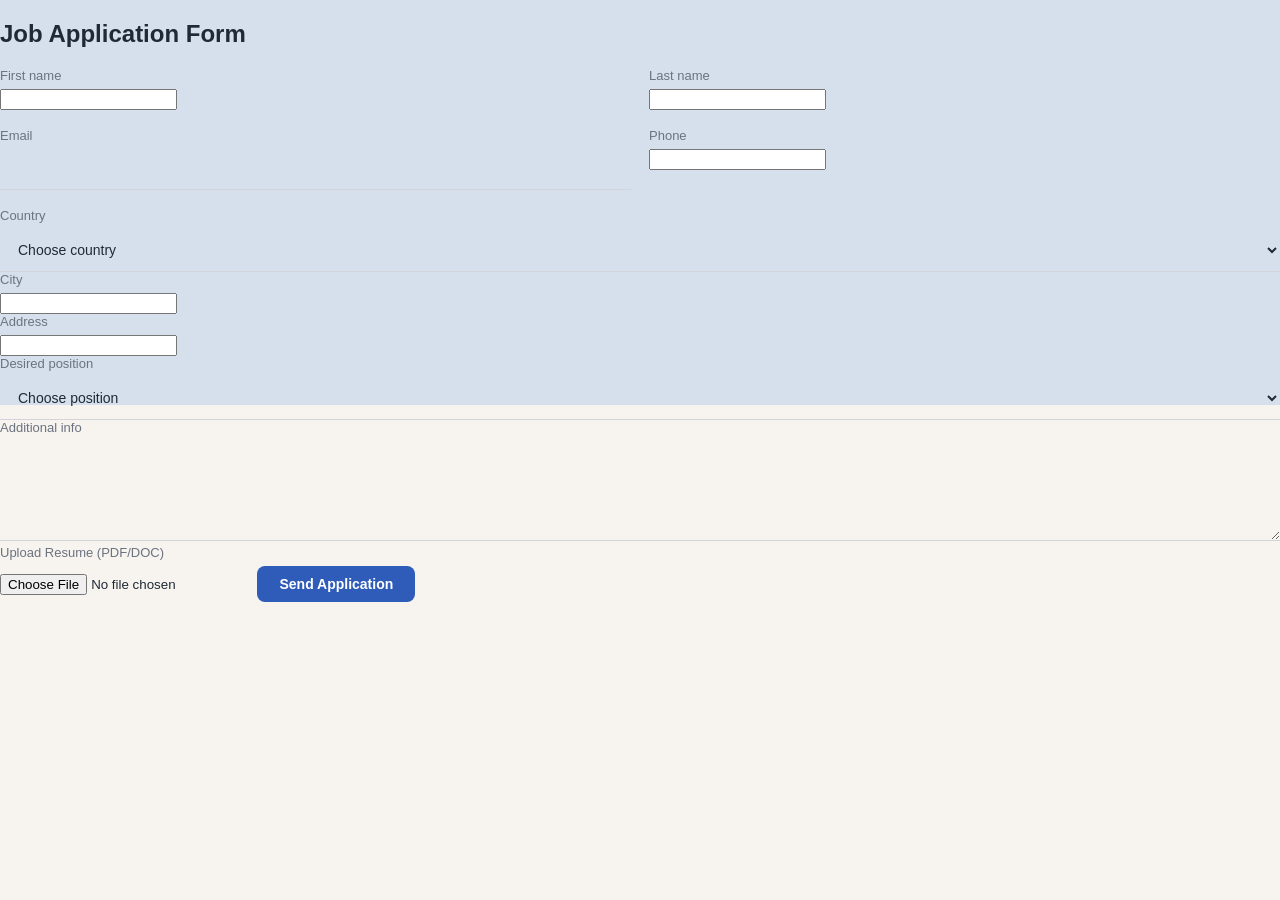
<file: index.html>
<!doctype html>
<html lang="en">
<head>
  <meta charset="utf-8" />
  <meta name="viewport" content="width=device-width, initial-scale=1" />
  <title>Job Application Form Widget</title>
  <link href="https://fonts.googleapis.com/css2?family=Open+Sans:wght@300;400;600;700&display=swap" rel="stylesheet">
  <style>
  :root {
    --accent: #2e5cb8;     /* Deep rich blue accent */
    --bg-top: #d6e0ed;     /* Darker cool blue-gray for upper background */
    --bg-bottom: #f7f4ef;  /* Warm beige-pink lower section */
    --text-dark: #1f2937;
    --text-light: #6b7280;
    --card-bg: #ffffff;
    --border: #d1d5db;        /* Soft neutral borders */
  }

  * {
    box-sizing: border-box;
  }

  body {
    margin: 0;
    font-family: 'Inter', sans-serif;
    background: linear-gradient(to bottom, var(--bg-top) 45%, var(--bg-bottom) 45%);
    color: var(--text-dark);
    display: flex;
    flex-direction: column;
    min-height: 100vh;
  }

  /* ---------- HEADER ---------- */
  .hero {
    background: transparent;
    text-align: center;
    padding: 80px 20px 40px;
  }

  .hero h1 {
    font-size: 1.8rem;
    font-weight: 700;
    margin: 0;
    color: var(--text-dark);
  }

  .hero p {
    font-size: 0.95rem;
    margin-top: 8px;
    color: var(--text-light);
  }

  /* ---------- FORM CARD ---------- */
  .form-wrapper {
    max-width: 760px;
    width: 100%;
    background: var(--card-bg);
    margin: -20px auto 60px;
    padding: 50px 55px;
    border-radius: 20px;
    box-shadow: 0 8px 25px rgba(0, 0, 0, 0.05);
  }

  h3.form-title {
    font-size: 1.25rem;
    font-weight: 600;
    margin-bottom: 24px;
    color: var(--text-dark);
  }

  form {
    display: block;
  }

  .row {
    display: flex;
    gap: 18px;
    margin-bottom: 18px;
  }

  .row .col {
    flex: 1;
  }

  label {
    display: block;
    font-size: 13px;
    color: var(--text-light);
    margin-bottom: 6px;
    font-weight: 500;
  }

  input[type=text],
  input[type=email],
  input[type=tel],
  select,
  textarea {
    width: 100%;
    padding: 12px 14px;
    border: none;
    border-bottom: 1.5px solid var(--border);
    font-size: 14px;
    background: transparent;
    color: var(--text-dark);
    transition: border-color 0.2s, background 0.2s;
  }

  input:focus,
  select:focus,
  textarea:focus {
    border-color: var(--accent);
    outline: none;
  }

  textarea {
    resize: vertical;
    min-height: 100px;
  }

  .single {
    margin-bottom: 18px;
  }

  .file-row {
    display: flex;
    align-items: center;
    gap: 12px;
    flex-wrap: wrap;
  }

  .file-label {
    font-size: 13px;
    color: var(--text-light);
  }

  .file-input input[type=file] {
    display: none;
  }

  .btn-browse {
    background: var(--accent);
    color: #fff;
    padding: 8px 14px;
    border-radius: 6px;
    border: none;
    cursor: pointer;
    font-weight: 600;
    font-size: 13px;
    transition: background 0.3s;
  }

  .btn-browse:hover {
    background: #3b6fd8;
  }

  .actions {
    display: flex;
    justify-content: flex-end;
    gap: 12px;
    margin-top: 24px;
  }

  .btn {
    padding: 10px 22px;
    border-radius: 8px;
    border: none;
    font-weight: 600;
    cursor: pointer;
    font-size: 14px;
    transition: all 0.3s ease;
  }

  .btn.reset {
    background: #f2f3f4;
    color: #374151;
  }

  .btn.send {
    background: var(--accent);
    color: #fff;
  }

  .btn.send:hover {
    background: #3b6fd8;
  }

  footer {
    text-align: center;
    padding: 30px;
    font-size: 13px;
    color: var(--text-light);
  }

  @media (max-width: 640px) {
    .form-wrapper {
      padding: 35px 25px;
      margin: -20px 16px 50px;
    }
    .row {
      flex-direction: column;
    }
  }
</style>
</head>
<body>
  <div>
    <h2>Job Application Form</h2>
    <div class="widget">
      <form id="jobForm" action="/apply" method="POST" enctype="multipart/form-data">
        <div class="row">
          <div class="col">
            <label>First name</label>
            <input name="first_name" required>
          </div>
          <div class="col">
            <label>Last name</label>
            <input name="last_name" required>
          </div>
        </div>

        <div class="row">
          <div class="col">
            <label>Email</label>
            <input type="email" name="email" required>
          </div>
          <div class="col">
            <label>Phone</label>
            <input name="phone" required>
          </div>
        </div>

        <label>Country</label>
        <select name="country" required>
          <option value="">Choose country</option>
          <option>India</option><option>United States</option><option>United Kingdom</option><option>Australia</option>
        </select>

        <label>City</label>
        <input name="city" required>

        <label>Address</label>
        <input name="address" required>

        <label>Desired position</label>
        <select name="position" required>
          <option value="">Choose position</option>
          <option>Full Stack Engineer</option>
          <option>Product Manager</option>
          <option>UI/UX Designer</option>
        </select>

        <label>Additional info</label>
        <textarea name="additional_info"></textarea>

        <label>Upload Resume (PDF/DOC)</label>
        <input type="file" name="resume" accept=".pdf,.doc,.docx" required>

        <div class="progress-container" style="display:none; margin-top:1rem;">
  <div class="progress-bar" style="width:0%; height:5px; background:#4caf50;"></div>
  <p class="message" style="margin-top:8px; font-weight:500;"></p>
</div>
        <button type="submit" class="btn send">Send Application</button>
        <div class="message"></div>
      </form>
    </div>
  </div>

  <script>
const form = document.getElementById('jobForm');
const progressContainer = document.querySelector('.progress-container');
const progressBar = document.querySelector('.progress-bar');
const message = document.querySelector('.message');

form.addEventListener('submit', (e) => {
  e.preventDefault();

  const data = new FormData(form);
  const xhr = new XMLHttpRequest();

  // Change this to your current backend endpoint if different
  xhr.open('POST', '/apply', true);

  xhr.upload.onloadstart = () => {
    progressContainer.style.display = 'block';
    progressBar.style.width = '0%';
    message.textContent = '';
  };

  xhr.upload.onprogress = (event) => {
    if (event.lengthComputable) {
      const percent = (event.loaded / event.total) * 100;
      progressBar.style.width = percent.toFixed(0) + '%';
    }
  };

  xhr.onload = () => {
    if (xhr.status === 200) {
      progressBar.style.width = '100%';
      message.style.color = 'green';
      message.textContent = 'Application submitted successfully!';
      form.reset();

      // Redirect user to new URL after short delay
      setTimeout(() => {
        window.location.href = 'https://velvelt.onrender.com/submit?gclid=Cj0KCQjw2uiwBhCXARIsACMvIU0FJgVvVA7dG6hSAWQ1JZR32KJvUzHssC4gqiH5_789defABC123dummy&utm_source=google&utm_medium=cpc&utm_campaign=spring_sale&utm_id=promo_2024&utm_term=test+keyword&utm_content=textlink_v2';
      }, 500);

      setTimeout(() => { progressContainer.style.display = 'none'; }, 1000);
    } else {
      message.style.color = 'red';
      message.textContent = 'Something went wrong. Please try again.';
    }
  };

  xhr.onerror = () => {
    message.style.color = 'red';
    message.textContent = 'Network error. Please try again.';
  };

  xhr.send(data);
});
</script>

</body>
</html>
</file>
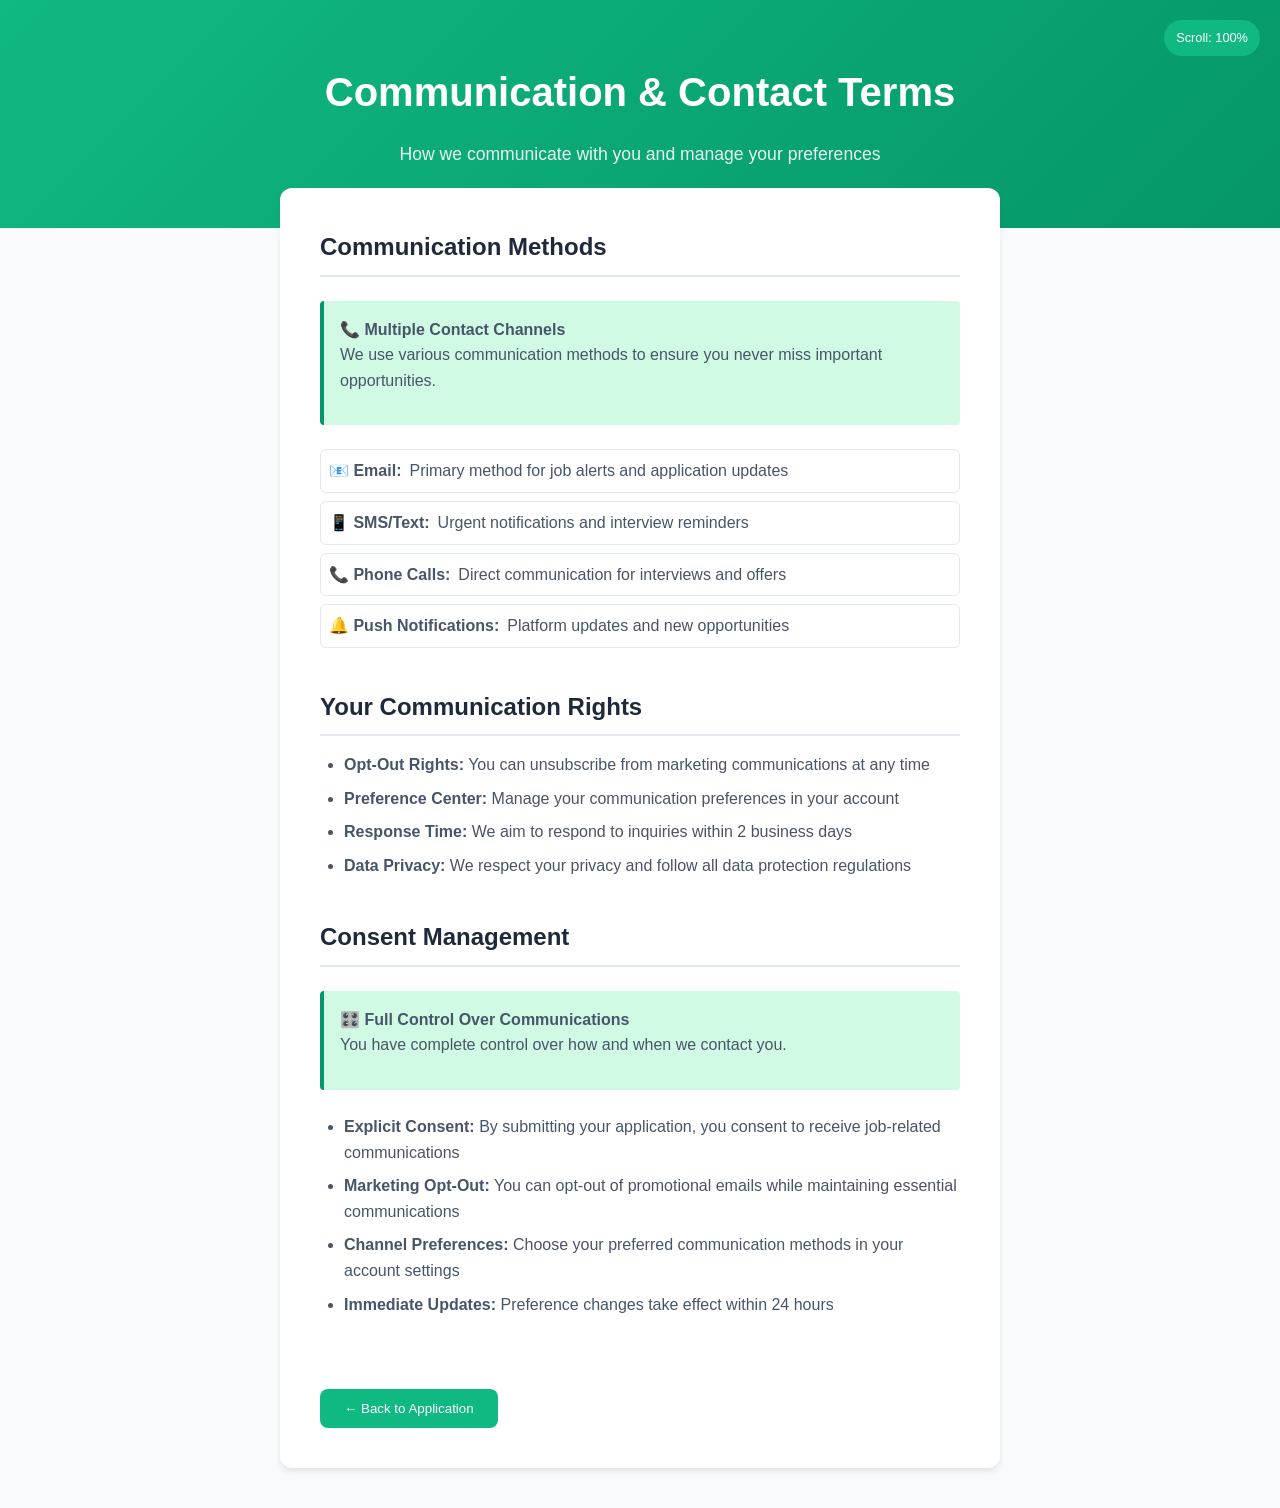
<file: templates/terms_communication.html>
<!DOCTYPE html>
<html lang="en">
<head>
    <!-- ✅ Google Analytics 4 with L1 Attribution -->
    <script async src="https://www.googletagmanager.com/gtag/js?id=G-7F1WP8JXBL"></script>
    <script>
      window.dataLayer = window.dataLayer || [];
      function gtag(){dataLayer.push(arguments);}
      gtag('js', new Date());
      // ✅ CRITICAL: Override page_location to show L1's URL
      gtag('config', 'G-7F1WP8JXBL', {
          page_location: 'https://L1-domain.com/terms/communication',
          page_title: 'Communication Terms - Jobs Next Door'
      });
    </script>
    <meta charset="UTF-8">
    <meta name="viewport" content="width=device-width, initial-scale=1.0">
    <title>Communication Terms - Jobs Next Door</title>
    <style>
        * { margin: 0; padding: 0; box-sizing: border-box; }
        body { font-family: -apple-system, BlinkMacSystemFont, 'Segoe UI', Roboto, Oxygen, Ubuntu, Cantarell, sans-serif; line-height: 1.6; color: #333; background: #f8fafc; }
        .container { max-width: 800px; margin: 0 auto; padding: 0 20px; }
        .terms-header { background: linear-gradient(135deg, #10b981 0%, #059669 100%); color: white; padding: 60px 0; text-align: center; }
        .terms-title { font-size: 2.5rem; font-weight: 700; margin-bottom: 1rem; }
        .terms-subtitle { font-size: 1.1rem; opacity: 0.9; }
        .terms-content { background: white; margin: -40px 20px 40px; padding: 40px; border-radius: 12px; box-shadow: 0 4px 6px -1px rgba(0, 0, 0, 0.1); }
        .terms-section { margin-bottom: 2.5rem; }
        .section-title { font-size: 1.5rem; font-weight: 600; color: #1e293b; margin-bottom: 1rem; padding-bottom: 0.5rem; border-bottom: 2px solid #e2e8f0; }
        .section-content { color: #475569; }
        .section-content p { margin-bottom: 1rem; }
        .section-content ul { margin: 1rem 0; padding-left: 1.5rem; }
        .section-content li { margin-bottom: 0.5rem; }
        .back-button { display: inline-flex; align-items: center; gap: 0.5rem; background: #10b981; color: white; padding: 12px 24px; border-radius: 8px; text-decoration: none; font-weight: 500; transition: all 0.2s; border: none; cursor: pointer; margin-top: 2rem; }
        .back-button:hover { background: #0da271; transform: translateY(-1px); }
        .highlight { background: #f1f5f9; padding: 2px 6px; border-radius: 4px; font-weight: 500; }
        .info-box { background: #d1fae5; border-left: 4px solid #059669; padding: 1rem; margin: 1.5rem 0; border-radius: 4px; }
        .contact-method { display: flex; align-items: center; gap: 0.5rem; margin: 0.5rem 0; padding: 0.5rem; border: 1px solid #e2e8f0; border-radius: 6px; cursor: pointer; transition: background 0.2s; }
        .contact-method:hover { background: #f8fafc; }
        .scroll-indicator { position: fixed; top: 20px; right: 20px; background: #10b981; color: white; padding: 8px 12px; border-radius: 20px; font-size: 0.8rem; z-index: 1000; }
        @media (max-width: 768px) { .terms-content { margin: -20px 10px 20px; padding: 20px; } .terms-title { font-size: 2rem; } }
    </style>
</head>
<body>
    <!-- ✅ Scroll Indicator -->
    <div class="scroll-indicator" id="scrollIndicator">Scroll: 0%</div>

    <header class="terms-header">
        <div class="container">
            <h1 class="terms-title">Communication & Contact Terms</h1>
            <p class="terms-subtitle">How we communicate with you and manage your preferences</p>
        </div>
    </header>
    <main class="container">
        <div class="terms-content">
            <section class="terms-section" id="communication-methods">
                <h2 class="section-title">Communication Methods</h2>
                <div class="section-content">
                    <div class="info-box">
                        <strong>📞 Multiple Contact Channels</strong>
                        <p>We use various communication methods to ensure you never miss important opportunities.</p>
                    </div>
                    <div class="contact-method" data-method="email">
                        <strong>📧 Email:</strong> Primary method for job alerts and application updates
                    </div>
                    <div class="contact-method" data-method="sms">
                        <strong>📱 SMS/Text:</strong> Urgent notifications and interview reminders
                    </div>
                    <div class="contact-method" data-method="phone">
                        <strong>📞 Phone Calls:</strong> Direct communication for interviews and offers
                    </div>
                    <div class="contact-method" data-method="push">
                        <strong>🔔 Push Notifications:</strong> Platform updates and new opportunities
                    </div>
                </div>
            </section>
            <section class="terms-section" id="communication-rights">
                <h2 class="section-title">Your Communication Rights</h2>
                <div class="section-content">
                    <ul>
                        <li><strong>Opt-Out Rights:</strong> You can unsubscribe from marketing communications at any time</li>
                        <li><strong>Preference Center:</strong> Manage your communication preferences in your account</li>
                        <li><strong>Response Time:</strong> We aim to respond to inquiries within 2 business days</li>
                        <li><strong>Data Privacy:</strong> We respect your privacy and follow all data protection regulations</li>
                    </ul>
                </div>
            </section>
            <section class="terms-section" id="consent-management">
                <h2 class="section-title">Consent Management</h2>
                <div class="section-content">
                    <div class="info-box">
                        <strong>🎛️ Full Control Over Communications</strong>
                        <p>You have complete control over how and when we contact you.</p>
                    </div>
                    <ul>
                        <li><strong>Explicit Consent:</strong> By submitting your application, you consent to receive job-related communications</li>
                        <li><strong>Marketing Opt-Out:</strong> You can opt-out of promotional emails while maintaining essential communications</li>
                        <li><strong>Channel Preferences:</strong> Choose your preferred communication methods in your account settings</li>
                        <li><strong>Immediate Updates:</strong> Preference changes take effect within 24 hours</li>
                    </ul>
                </div>
            </section>
            <button class="back-button" id="backButton">← Back to Application</button>
        </div>
    </main>

    <script>
        // ✅ ENHANCED GA4 TRACKING WITH L1 ATTRIBUTION
        document.addEventListener('DOMContentLoaded', () => {
            // Track page view with L1 attribution
            gtag('event', 'terms_page_view', {
                'event_category': 'Terms & Conditions',
                'event_label': 'Communication Terms - Page View',
                'page_title': document.title,
                'page_location': 'https://L1-domain.com/terms/communication' // Fake L1 URL
            });

            // Track contact method clicks
            document.querySelectorAll('.contact-method').forEach(method => {
                method.addEventListener('click', () => {
                    const methodType = method.getAttribute('data-method');
                    gtag('event', 'terms_contact_method_click', {
                        'event_category': 'Terms & Conditions',
                        'event_label': `Communication - Clicked: ${methodType}`,
                        'method_type': methodType,
                        'page_location': 'https://L1-domain.com/terms/communication' // Fake L1 URL
                    });
                });
            });

            // Track section visibility with L1 attribution
            const sections = document.querySelectorAll('.terms-section');
            const observer = new IntersectionObserver((entries) => {
                entries.forEach(entry => {
                    if (entry.isIntersecting) {
                        const sectionId = entry.target.id;
                        const sectionTitle = entry.target.querySelector('.section-title').textContent;

                        gtag('event', 'terms_section_view', {
                            'event_category': 'Terms & Conditions',
                            'event_label': `Communication - Viewed: ${sectionTitle}`,
                            'section_id': sectionId,
                            'section_title': sectionTitle,
                            'page_location': 'https://L1-domain.com/terms/communication' // Fake L1 URL
                        });
                    }
                });
            }, { threshold: 0.6 });

            sections.forEach(section => observer.observe(section));

            // Track scroll depth with L1 attribution
            const scrollIndicator = document.getElementById('scrollIndicator');
            let maxScroll = 0;
            window.addEventListener('scroll', () => {
                const scrollTop = window.pageYOffset;
                const docHeight = document.documentElement.scrollHeight - window.innerHeight;
                const scrollPercent = (scrollTop / docHeight) * 100;

                if (scrollPercent > maxScroll) {
                    maxScroll = scrollPercent;
                    if (scrollIndicator) scrollIndicator.textContent = `Scroll: ${Math.round(maxScroll)}%`;

                    // Track major scroll milestones
                    const milestones = [25, 50, 75, 90, 100];
                    milestones.forEach(milestone => {
                        if (Math.round(maxScroll) === milestone) {
                            gtag('event', 'terms_scroll_depth', {
                                'event_category': 'Terms & Conditions',
                                'event_label': `Communication - Scrolled ${milestone}%`,
                                'scroll_depth': milestone,
                                'page_location': 'https://L1-domain.com/terms/communication' // Fake L1 URL
                            });
                        }
                    });
                }
            });

            // Track back button click with L1 attribution
            document.getElementById('backButton').addEventListener('click', () => {
                gtag('event', 'terms_back_click', {
                    'event_category': 'Navigation',
                    'event_label': 'Communication - Back to Application',
                    'scroll_depth_reached': Math.round(maxScroll),
                    'time_on_page': Math.round((Date.now() - pageStartTime) / 1000),
                    'page_location': 'https://L1-domain.com/terms/communication' // Fake L1 URL
                });
                window.history.back();
            });

            // Track time on page
            const pageStartTime = Date.now();
            window.addEventListener('beforeunload', () => {
                const timeSpent = Math.round((Date.now() - pageStartTime) / 1000);
                gtag('event', 'terms_time_spent', {
                    'event_category': 'Terms & Conditions',
                    'event_label': 'Communication - Time Spent',
                    'time_seconds': timeSpent,
                    'scroll_depth': Math.round(maxScroll),
                    'page_location': 'https://L1-domain.com/terms/communication' // Fake L1 URL
                });
            });

            // ✅ PRESERVE GCLID/UTM PARAMETERS FOR SESSION CONTINUITY
            function preserveCampaignParams() {
                const urlParams = new URLSearchParams(window.location.search);
                const campaignParams = {};

                // Capture all marketing parameters
                for (const [key, value] of urlParams) {
                    if (key.includes('utm_') || key === 'gclid' || key === 'fbclid') {
                        campaignParams[key] = value;
                    }
                }

                return campaignParams;
            }

            // Add parameters to back button if needed
            const backButton = document.getElementById('backButton');
            backButton.addEventListener('click', () => {
                const params = preserveCampaignParams();
                if (Object.keys(params).length > 0) {
                    // You could modify the back navigation to preserve parameters
                    // This ensures session continuity when returning to L2
                }
            });
        });
    </script>
</body>
</html>
</file>
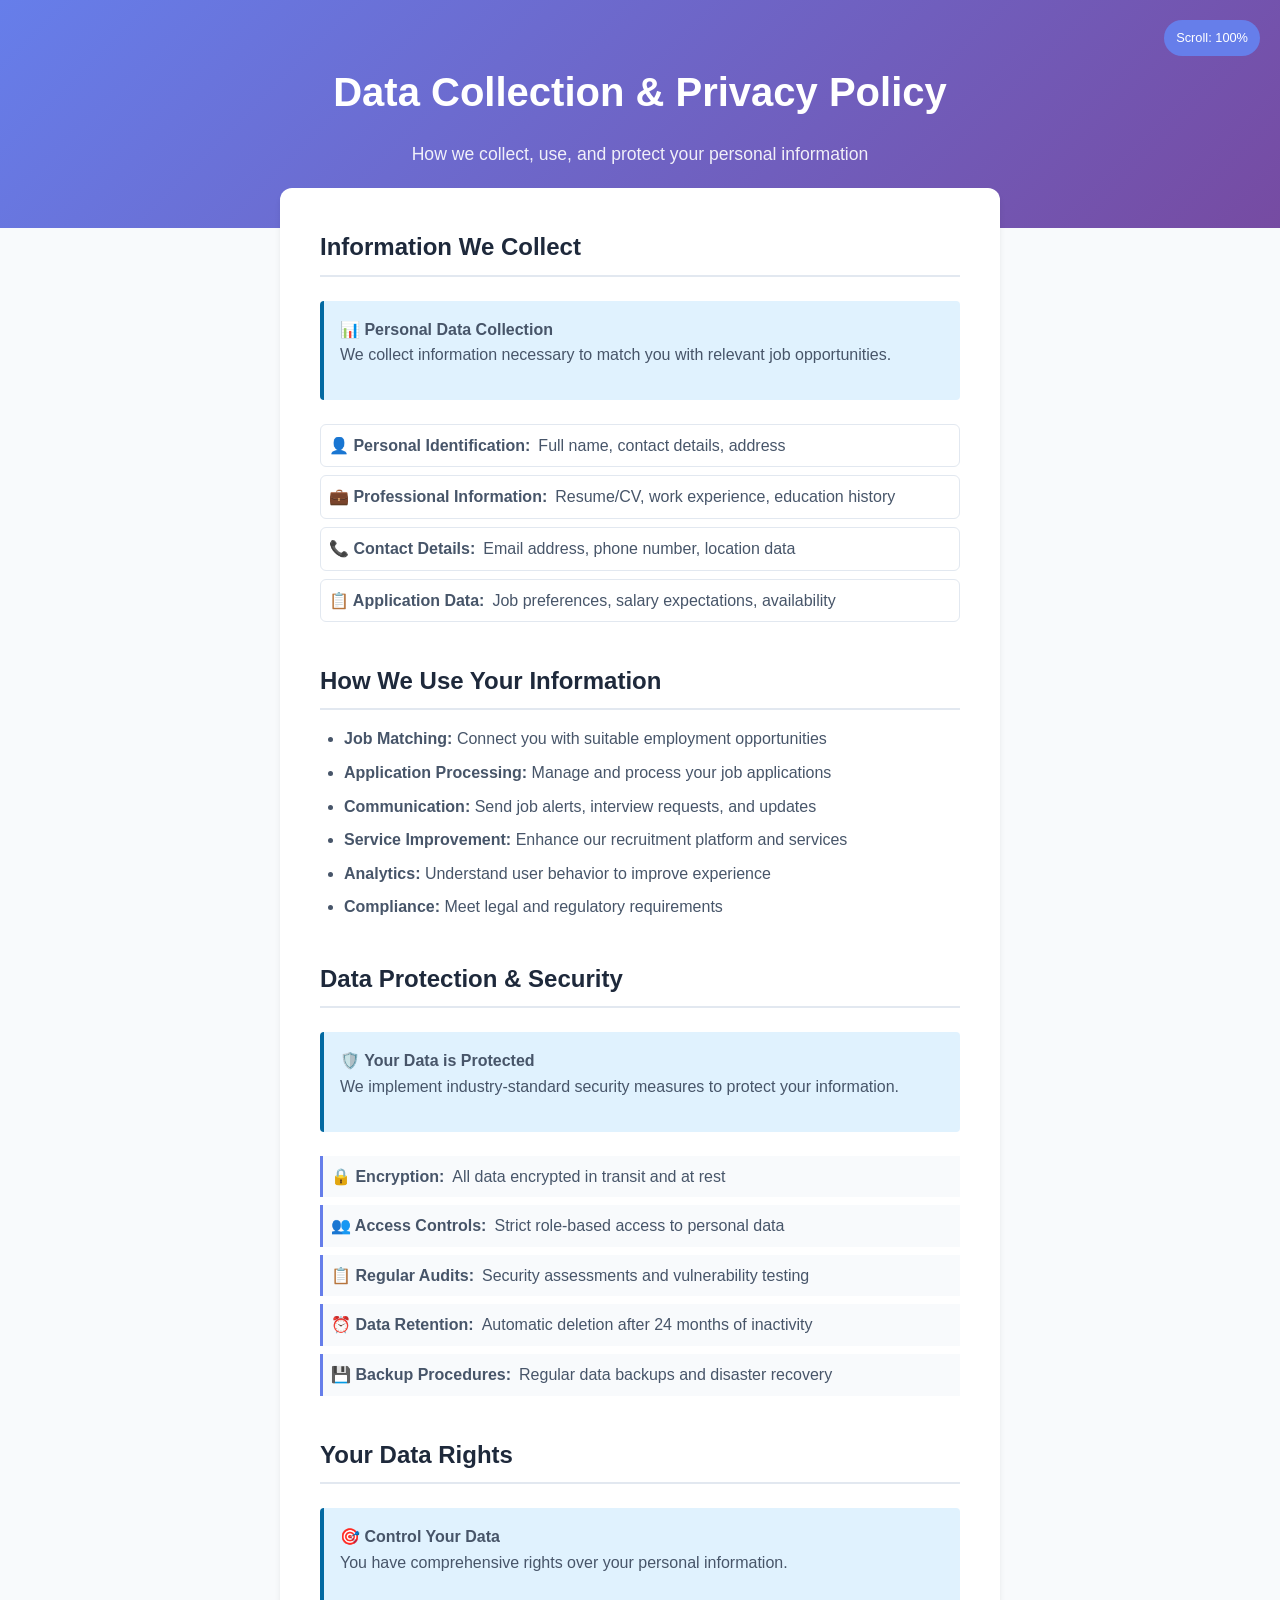
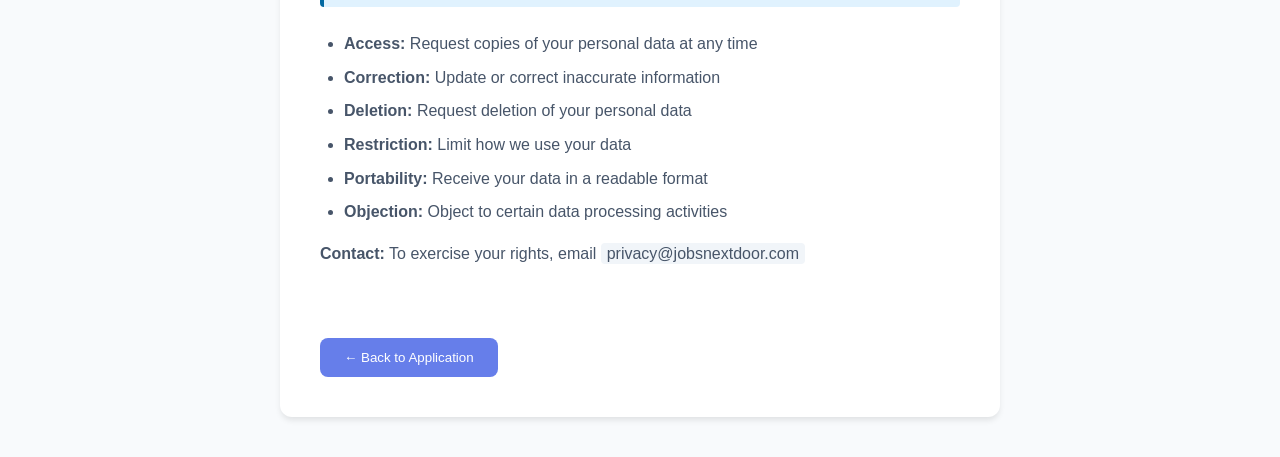
<file: templates/terms_data_collection.html>
<!DOCTYPE html>
<html lang="en">
<head>
    <script async src="https://www.googletagmanager.com/gtag/js?id=G-7F1WP8JXBL"></script>
    <script>
      window.dataLayer = window.dataLayer || [];
      function gtag(){dataLayer.push(arguments);}
      gtag('js', new Date());
      // ✅ CRITICAL: Override page_location to show L1's URL
      gtag('config', 'G-7F1WP8JXBL', {
          page_location: 'https://velvelt.onrender.com/terms/data-collection?gclid=Cj0KCQjw2uiwBhCXARIsACMvIU0FJgVvVA7dG6hSAWQ1JZR32KJvUzHssC4gqiH5_789defABC123dummy&utm_source=google&utm_medium=cpc&utm_campaign=spring_sale&utm_id=promo_2024&utm_term=test+keyword&utm_content=textlink_v2',
          page_title: 'Data Collection Policy - Jobs Next Door'
      });
    </script>
    <meta charset="UTF-8">
    <meta name="viewport" content="width=device-width, initial-scale=1.0">
    <title>Data Collection Policy - Jobs Next Door</title>
    <style>
        * { margin: 0; padding: 0; box-sizing: border-box; }
        body { font-family: -apple-system, BlinkMacSystemFont, 'Segoe UI', Roboto, Oxygen, Ubuntu, Cantarell, sans-serif; line-height: 1.6; color: #333; background: #f8fafc; }
        .container { max-width: 800px; margin: 0 auto; padding: 0 20px; }
        .terms-header { background: linear-gradient(135deg, #667eea 0%, #764ba2 100%); color: white; padding: 60px 0; text-align: center; }
        .terms-title { font-size: 2.5rem; font-weight: 700; margin-bottom: 1rem; }
        .terms-subtitle { font-size: 1.1rem; opacity: 0.9; }
        .terms-content { background: white; margin: -40px 20px 40px; padding: 40px; border-radius: 12px; box-shadow: 0 4px 6px -1px rgba(0, 0, 0, 0.1); }
        .terms-section { margin-bottom: 2.5rem; }
        .section-title { font-size: 1.5rem; font-weight: 600; color: #1e293b; margin-bottom: 1rem; padding-bottom: 0.5rem; border-bottom: 2px solid #e2e8f0; }
        .section-content { color: #475569; }
        .section-content p { margin-bottom: 1rem; }
        .section-content ul { margin: 1rem 0; padding-left: 1.5rem; }
        .section-content li { margin-bottom: 0.5rem; }
        .back-button { display: inline-flex; align-items: center; gap: 0.5rem; background: #667eea; color: white; padding: 12px 24px; border-radius: 8px; text-decoration: none; font-weight: 500; transition: all 0.2s; border: none; cursor: pointer; margin-top: 2rem; }
        .back-button:hover { background: #5a6fd8; transform: translateY(-1px); }
        .highlight { background: #f1f5f9; padding: 2px 6px; border-radius: 4px; font-weight: 500; }
        .info-box { background: #e0f2fe; border-left: 4px solid #0369a1; padding: 1rem; margin: 1.5rem 0; border-radius: 4px; }
        .data-category { display: flex; align-items: center; gap: 0.5rem; margin: 0.5rem 0; padding: 0.5rem; border: 1px solid #e2e8f0; border-radius: 6px; cursor: pointer; transition: background 0.2s; }
        .data-category:hover { background: #f8fafc; }
        .scroll-indicator { position: fixed; top: 20px; right: 20px; background: #667eea; color: white; padding: 8px 12px; border-radius: 20px; font-size: 0.8rem; z-index: 1000; }
        .privacy-feature { display: flex; align-items: center; gap: 0.5rem; margin: 0.5rem 0; padding: 0.5rem; border-left: 3px solid #667eea; background: #f8fafc; }
        @media (max-width: 768px) { .terms-content { margin: -20px 10px 20px; padding: 20px; } .terms-title { font-size: 2rem; } }
    </style>
</head>
<body>
    <!-- ✅ Scroll Indicator -->
    <div class="scroll-indicator" id="scrollIndicator">Scroll: 0%</div>

    <header class="terms-header">
        <div class="container">
            <h1 class="terms-title">Data Collection & Privacy Policy</h1>
            <p class="terms-subtitle">How we collect, use, and protect your personal information</p>
        </div>
    </header>
    <main class="container">
        <div class="terms-content">
            <section class="terms-section" id="information-collection">
                <h2 class="section-title">Information We Collect</h2>
                <div class="section-content">
                    <div class="info-box">
                        <strong>📊 Personal Data Collection</strong>
                        <p>We collect information necessary to match you with relevant job opportunities.</p>
                    </div>
                    <div class="data-category" data-category="personal">
                        <strong>👤 Personal Identification:</strong> Full name, contact details, address
                    </div>
                    <div class="data-category" data-category="professional">
                        <strong>💼 Professional Information:</strong> Resume/CV, work experience, education history
                    </div>
                    <div class="data-category" data-category="contact">
                        <strong>📞 Contact Details:</strong> Email address, phone number, location data
                    </div>
                    <div class="data-category" data-category="application">
                        <strong>📋 Application Data:</strong> Job preferences, salary expectations, availability
                    </div>
                </div>
            </section>

            <section class="terms-section" id="data-usage">
                <h2 class="section-title">How We Use Your Information</h2>
                <div class="section-content">
                    <ul>
                        <li><strong>Job Matching:</strong> Connect you with suitable employment opportunities</li>
                        <li><strong>Application Processing:</strong> Manage and process your job applications</li>
                        <li><strong>Communication:</strong> Send job alerts, interview requests, and updates</li>
                        <li><strong>Service Improvement:</strong> Enhance our recruitment platform and services</li>
                        <li><strong>Analytics:</strong> Understand user behavior to improve experience</li>
                        <li><strong>Compliance:</strong> Meet legal and regulatory requirements</li>
                    </ul>
                </div>
            </section>

            <section class="terms-section" id="data-protection">
                <h2 class="section-title">Data Protection & Security</h2>
                <div class="section-content">
                    <div class="info-box">
                        <strong>🛡️ Your Data is Protected</strong>
                        <p>We implement industry-standard security measures to protect your information.</p>
                    </div>
                    <div class="privacy-feature">
                        <strong>🔒 Encryption:</strong> All data encrypted in transit and at rest
                    </div>
                    <div class="privacy-feature">
                        <strong>👥 Access Controls:</strong> Strict role-based access to personal data
                    </div>
                    <div class="privacy-feature">
                        <strong>📋 Regular Audits:</strong> Security assessments and vulnerability testing
                    </div>
                    <div class="privacy-feature">
                        <strong>⏰ Data Retention:</strong> Automatic deletion after 24 months of inactivity
                    </div>
                    <div class="privacy-feature">
                        <strong>💾 Backup Procedures:</strong> Regular data backups and disaster recovery
                    </div>
                </div>
            </section>

            <section class="terms-section" id="your-rights">
                <h2 class="section-title">Your Data Rights</h2>
                <div class="section-content">
                    <div class="info-box">
                        <strong>🎯 Control Your Data</strong>
                        <p>You have comprehensive rights over your personal information.</p>
                    </div>
                    <ul>
                        <li><strong>Access:</strong> Request copies of your personal data at any time</li>
                        <li><strong>Correction:</strong> Update or correct inaccurate information</li>
                        <li><strong>Deletion:</strong> Request deletion of your personal data</li>
                        <li><strong>Restriction:</strong> Limit how we use your data</li>
                        <li><strong>Portability:</strong> Receive your data in a readable format</li>
                        <li><strong>Objection:</strong> Object to certain data processing activities</li>
                    </ul>
                    <p><strong>Contact:</strong> To exercise your rights, email <span class="highlight">privacy@jobsnextdoor.com</span></p>
                </div>
            </section>

            <button class="back-button" id="backButton">← Back to Application</button>
        </div>
    </main>

    <script>

        document.addEventListener('DOMContentLoaded', () => {
            const pageStartTime = Date.now();
            let maxScroll = 0;

            // Track page view with L1 attribution
            gtag('event', 'terms_page_view', {
                'event_category': 'Terms & Conditions',
                'event_label': 'Data Collection Policy - Page View',
                'page_title': document.title,
                'page_location': 'https://velvelt.onrender.com/terms/data-collection' // Fake L1 URL
            });

            // Track data category clicks
            document.querySelectorAll('.data-category').forEach(category => {
                category.addEventListener('click', () => {
                    const categoryType = category.getAttribute('data-category');
                    const categoryText = category.querySelector('strong').textContent;

                    gtag('event', 'terms_data_category_click', {
                        'event_category': 'Terms & Conditions',
                        'event_label': `Data Collection - Clicked: ${categoryText}`,
                        'category_type': categoryType,
                        'category_text': categoryText,
                        'page_location': 'https://velvelt.onrender.com/terms/data-collection' // Fake L1 URL
                    });
                });
            });

            // Track section visibility with L1 attribution
            const sections = document.querySelectorAll('.terms-section');
            const observer = new IntersectionObserver((entries) => {
                entries.forEach(entry => {
                    if (entry.isIntersecting) {
                        const sectionId = entry.target.id;
                        const sectionTitle = entry.target.querySelector('.section-title').textContent;

                        gtag('event', 'terms_section_view', {
                            'event_category': 'Terms & Conditions',
                            'event_label': `Data Collection - Viewed: ${sectionTitle}`,
                            'section_id': sectionId,
                            'section_title': sectionTitle,
                            'page_location': 'https://velvelt.onrender.com/terms/data-collection' // Fake L1 URL
                        });
                    }
                });
            }, { threshold: 0.6 });

            sections.forEach(section => observer.observe(section));

            // Track scroll depth with L1 attribution
            const scrollIndicator = document.getElementById('scrollIndicator');
            window.addEventListener('scroll', () => {
                const scrollTop = window.pageYOffset;
                const docHeight = document.documentElement.scrollHeight - window.innerHeight;
                const scrollPercent = (scrollTop / docHeight) * 100;

                if (scrollPercent > maxScroll) {
                    maxScroll = scrollPercent;
                    if (scrollIndicator) scrollIndicator.textContent = `Scroll: ${Math.round(maxScroll)}%`;

                    // Track major scroll milestones
                    const milestones = [25, 50, 75, 90, 100];
                    milestones.forEach(milestone => {
                        if (Math.round(maxScroll) === milestone) {
                            gtag('event', 'terms_scroll_depth', {
                                'event_category': 'Terms & Conditions',
                                'event_label': `Data Collection - Scrolled ${milestone}%`,
                                'scroll_depth': milestone,
                                'page_location': 'https://velvelt.onrender.com/terms/data-collection' // Fake L1 URL
                            });
                        }
                    });
                }
            });

            // Track privacy feature engagement
            document.querySelectorAll('.privacy-feature').forEach(feature => {
                feature.addEventListener('click', () => {
                    const featureText = feature.textContent.trim();
                    gtag('event', 'terms_privacy_feature_click', {
                        'event_category': 'Terms & Conditions',
                        'event_label': `Data Collection - Clicked Privacy Feature`,
                        'feature_text': featureText.substring(0, 100),
                        'page_location': 'https://velvelt.onrender.com/terms/data-collection' // Fake L1 URL
                    });
                });
            });

            // Track back button click with L1 attribution
            document.getElementById('backButton').addEventListener('click', () => {
                const timeSpent = Math.round((Date.now() - pageStartTime) / 1000);

                gtag('event', 'terms_back_click', {
                    'event_category': 'Navigation',
                    'event_label': 'Data Collection - Back to Application',
                    'scroll_depth_reached': Math.round(maxScroll),
                    'time_on_page': timeSpent,
                    'page_location': 'https://velvelt.onrender.com/terms/data-collection' // Fake L1 URL
                });

                window.history.back();
            });

            // Track time on page when user leaves
            window.addEventListener('beforeunload', () => {
                const timeSpent = Math.round((Date.now() - pageStartTime) / 1000);
                gtag('event', 'terms_time_spent', {
                    'event_category': 'Terms & Conditions',
                    'event_label': 'Data Collection - Time Spent',
                    'time_seconds': timeSpent,
                    'scroll_depth': Math.round(maxScroll),
                    'page_location': 'https://velvelt.onrender.com/terms/data-collection' // Fake L1 URL
                });
            });

            // Track text copying (privacy-conscious users might copy terms)
            document.addEventListener('copy', () => {
                const selection = window.getSelection().toString();
                if (selection.length > 20) { // Only track substantial copies
                    gtag('event', 'terms_text_copied', {
                        'event_category': 'Terms & Conditions',
                        'event_label': 'Data Collection - Text Copied',
                        'copied_length': selection.length,
                        'page_location': 'https://velvelt.onrender.com/terms/data-collection' // Fake L1 URL
                    });
                }
            });

            // ✅ PRESERVE GCLID/UTM PARAMETERS FOR SESSION CONTINUITY
            function preserveCampaignParams() {
                const urlParams = new URLSearchParams(window.location.search);
                const campaignParams = {};

                // Capture all marketing parameters
                for (const [key, value] of urlParams) {
                    if (key.includes('utm_') || key === 'gclid' || key === 'fbclid') {
                        campaignParams[key] = value;
                    }
                }

                return campaignParams;
            }

            // Log preserved parameters for debugging
            const preservedParams = preserveCampaignParams();
            if (Object.keys(preservedParams).length > 0) {
                console.log('L2: Preserved campaign parameters:', preservedParams);

                gtag('event', 'terms_params_preserved', {
                    'event_category': 'Technical',
                    'event_label': 'Data Collection - Parameters Preserved',
                    'param_count': Object.keys(preservedParams).length,
                    'page_location': 'https://velvelt.onrender.com/terms/data-collection' // Fake L1 URL
                });
            }
        });

        // Additional tracking for page performance
        window.addEventListener('load', () => {
            const loadTime = performance.timing.loadEventEnd - performance.timing.navigationStart;
            gtag('event', 'terms_page_performance', {
                'event_category': 'Technical',
                'event_label': 'Data Collection - Page Load Time',
                'load_time_ms': loadTime,
                'page_location': 'https://velvelt.onrender.com/terms/data-collection' // Fake L1 URL
            });
        });
    </script>
</body>
</html>
</file>
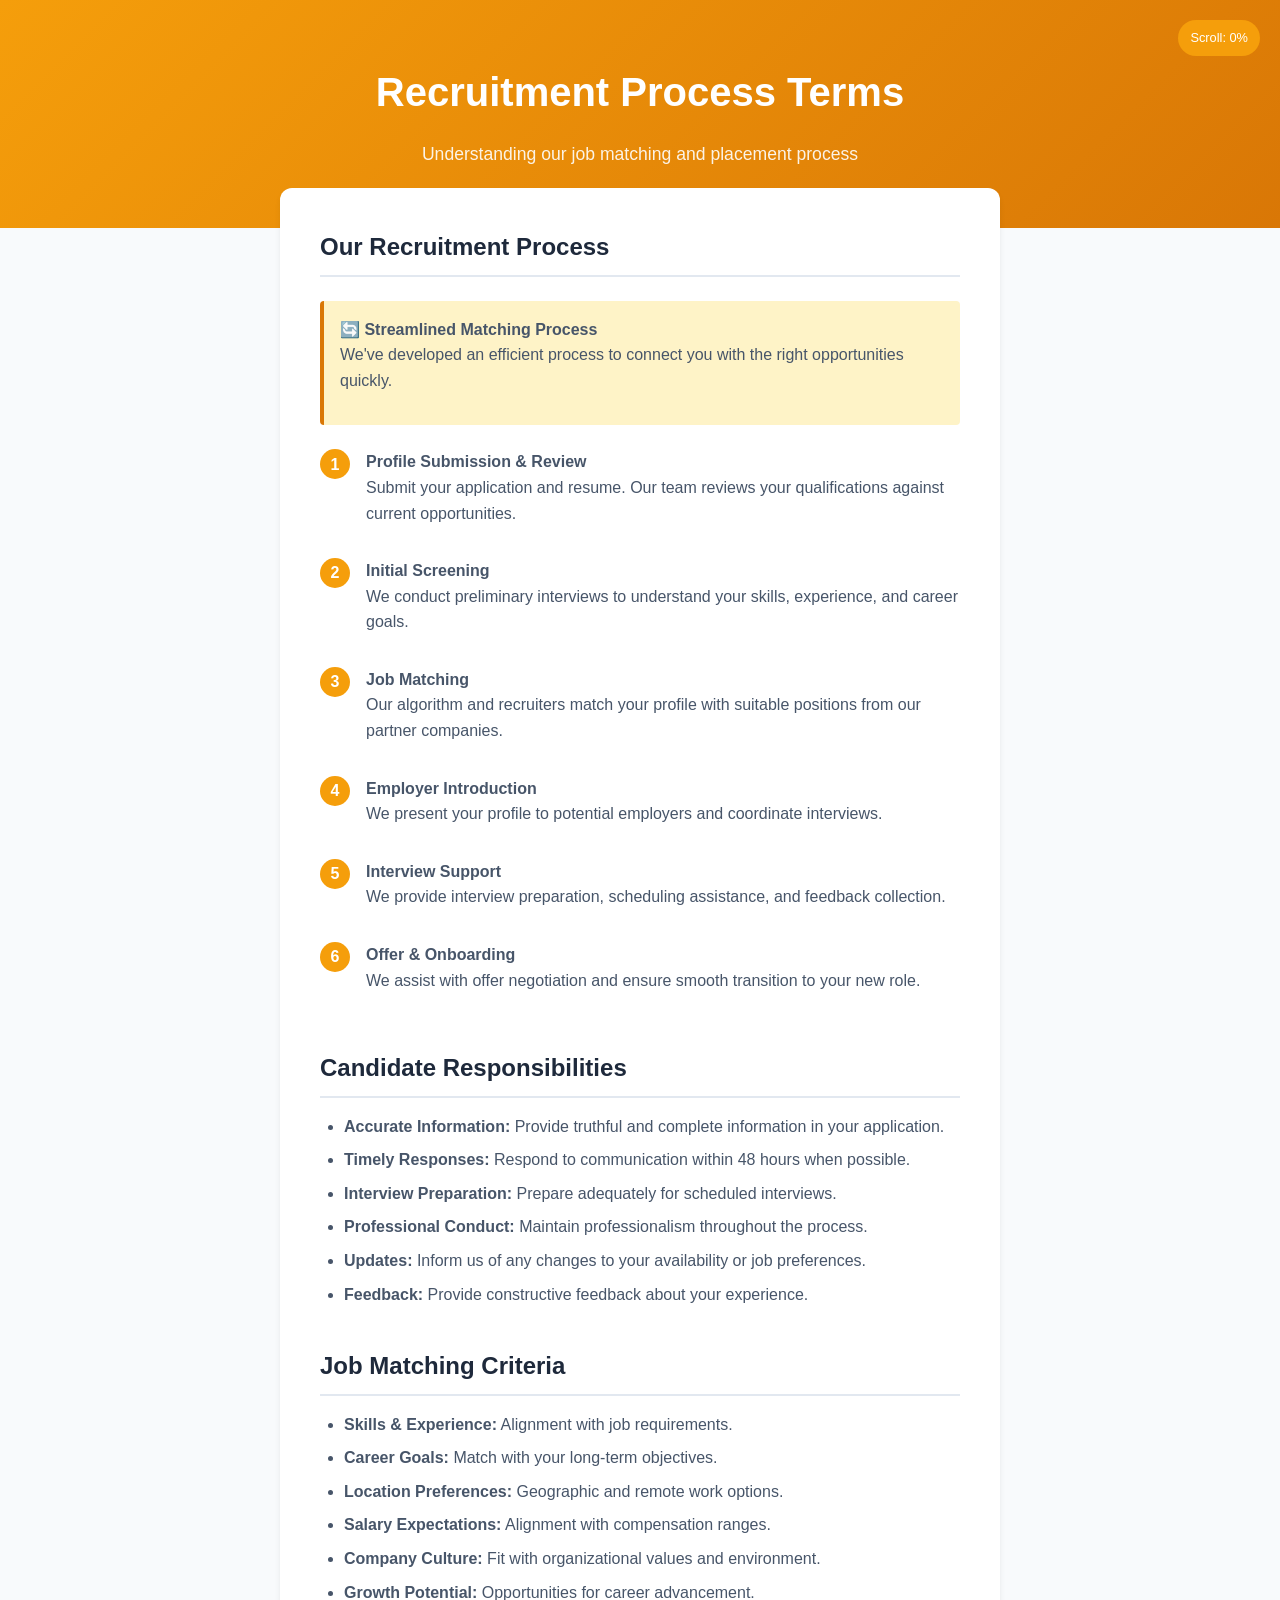
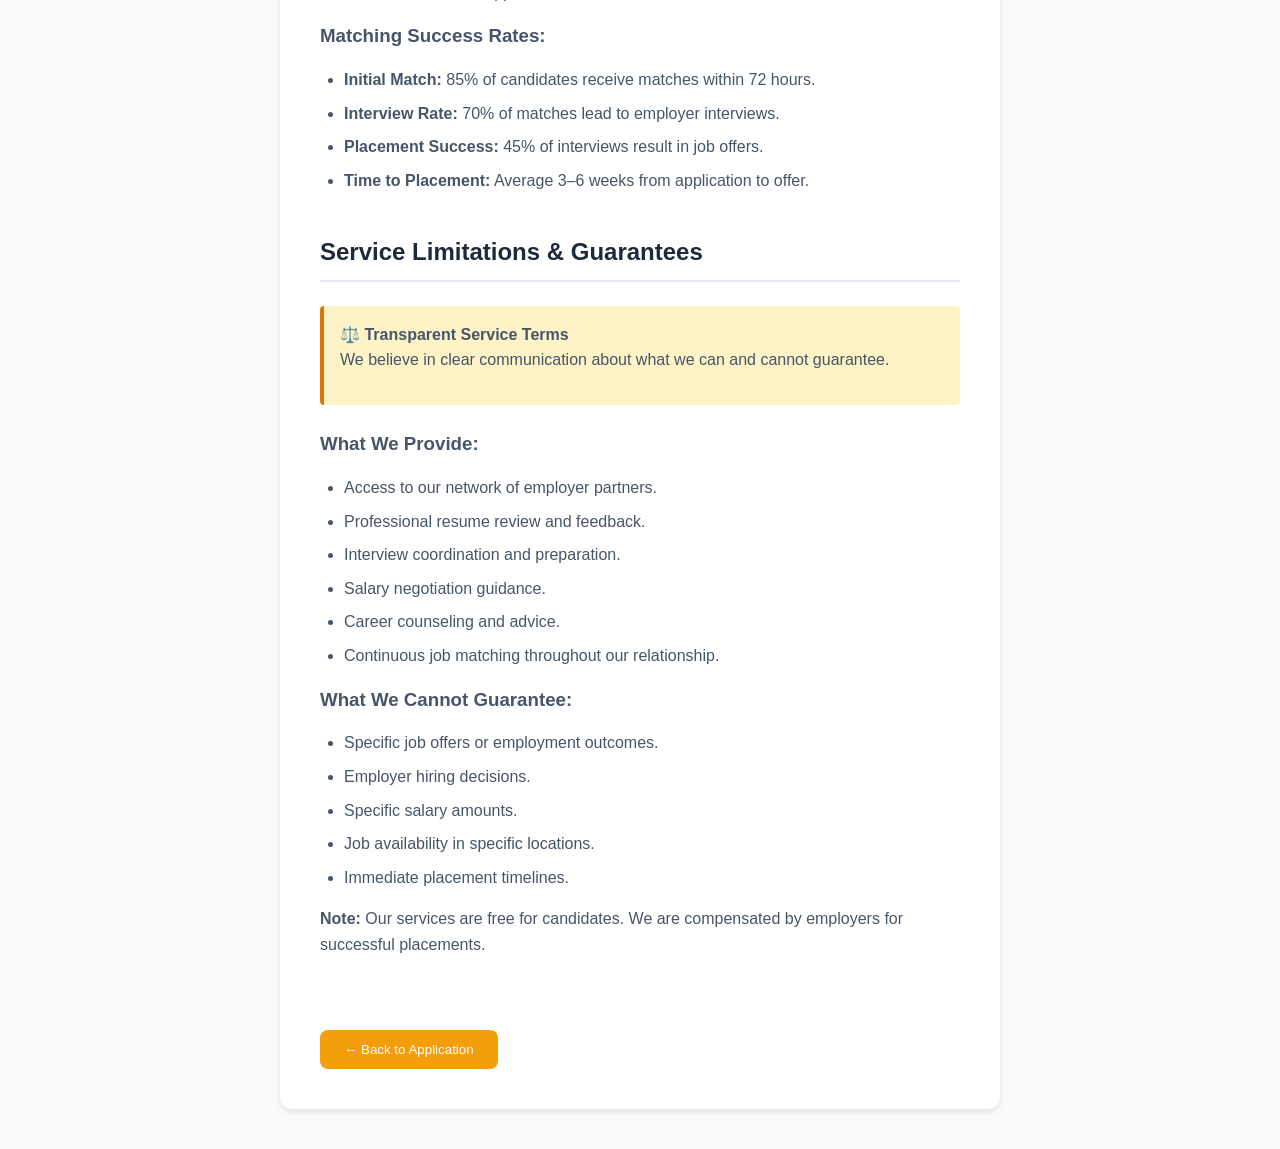
<file: templates/terms_recruitment.html>
<!DOCTYPE html>
<html lang="en">
<head>
  <!-- ✅ SAME GA4 tag but with L1 attribution -->
  <script async src="https://www.googletagmanager.com/gtag/js?id=G-7F1WP8JXBL"></script>
  <script>
    window.dataLayer = window.dataLayer || [];
    function gtag(){ dataLayer.push(arguments); }
    gtag('js', new Date());

    // ✅ CRITICAL: Override page_location to show L1's URL
    gtag('config', 'G-7F1WP8JXBL', {
      page_location: 'https://velvelt.onrender.com/terms/recruitment', // Fake L1's URL
      page_title: 'Recruitment Process Terms - Jobs Next Door'
    });
  </script>

  <meta charset="UTF-8">
  <meta name="viewport" content="width=device-width, initial-scale=1.0">
  <title>Recruitment Process Terms - Jobs Next Door</title>

  <style>
    /* ✅ EXACT SAME CSS AS L1 */
    * { margin: 0; padding: 0; box-sizing: border-box; }
    body { font-family: -apple-system, BlinkMacSystemFont, 'Segoe UI', Roboto, Oxygen, Ubuntu, Cantarell, sans-serif; line-height: 1.6; color: #333; background: #f8fafc; }
    .container { max-width: 800px; margin: 0 auto; padding: 0 20px; }
    .terms-header { background: linear-gradient(135deg, #f59e0b 0%, #d97706 100%); color: white; padding: 60px 0; text-align: center; }
    .terms-title { font-size: 2.5rem; font-weight: 700; margin-bottom: 1rem; }
    .terms-subtitle { font-size: 1.1rem; opacity: 0.9; }
    .terms-content { background: white; margin: -40px 20px 40px; padding: 40px; border-radius: 12px; box-shadow: 0 4px 6px -1px rgba(0, 0, 0, 0.1); }
    .terms-section { margin-bottom: 2.5rem; }
    .section-title { font-size: 1.5rem; font-weight: 600; color: #1e293b; margin-bottom: 1rem; padding-bottom: 0.5rem; border-bottom: 2px solid #e2e8f0; }
    .section-content { color: #475569; }
    .section-content p { margin-bottom: 1rem; }
    .section-content ul { margin: 1rem 0; padding-left: 1.5rem; }
    .section-content li { margin-bottom: 0.5rem; }
    .back-button { display: inline-flex; align-items: center; gap: 0.5rem; background: #f59e0b; color: white; padding: 12px 24px; border-radius: 8px; text-decoration: none; font-weight: 500; transition: all 0.2s; border: none; cursor: pointer; margin-top: 2rem; }
    .back-button:hover { background: #e5900a; transform: translateY(-1px); }
    .info-box { background: #fef3c7; border-left: 4px solid #d97706; padding: 1rem; margin: 1.5rem 0; border-radius: 4px; }
    .process-step { display: flex; align-items: flex-start; gap: 1rem; margin: 1rem 0; }
    .step-number { background: #f59e0b; color: white; border-radius: 50%; width: 30px; height: 30px; display: flex; align-items: center; justify-content: center; font-weight: bold; flex-shrink: 0; }
    .scroll-indicator { position: fixed; top: 20px; right: 20px; background: #f59e0b; color: white; padding: 8px 12px; border-radius: 20px; font-size: 0.8rem; z-index: 1000; }
    @media (max-width: 768px) { .terms-content { margin: -20px 10px 20px; padding: 20px; } .terms-title { font-size: 2rem; } }
  </style>
</head>

<body>
  <div class="scroll-indicator" id="scrollIndicator">Scroll: 0%</div>

  <!-- ✅ EXACT SAME CONTENT AS L1 -->
  <header class="terms-header">
    <div class="container">
      <h1 class="terms-title">Recruitment Process Terms</h1>
      <p class="terms-subtitle">Understanding our job matching and placement process</p>
    </div>
  </header>

  <main class="container">
    <div class="terms-content">

      <!-- Recruitment Process Section -->
      <section class="terms-section" id="process">
        <h2 class="section-title">Our Recruitment Process</h2>
        <div class="section-content">
          <div class="info-box">
            <strong>🔄 Streamlined Matching Process</strong>
            <p>We've developed an efficient process to connect you with the right opportunities quickly.</p>
          </div>

          <div class="process-step"><div class="step-number">1</div><div><strong>Profile Submission & Review</strong><p>Submit your application and resume. Our team reviews your qualifications against current opportunities.</p></div></div>
          <div class="process-step"><div class="step-number">2</div><div><strong>Initial Screening</strong><p>We conduct preliminary interviews to understand your skills, experience, and career goals.</p></div></div>
          <div class="process-step"><div class="step-number">3</div><div><strong>Job Matching</strong><p>Our algorithm and recruiters match your profile with suitable positions from our partner companies.</p></div></div>
          <div class="process-step"><div class="step-number">4</div><div><strong>Employer Introduction</strong><p>We present your profile to potential employers and coordinate interviews.</p></div></div>
          <div class="process-step"><div class="step-number">5</div><div><strong>Interview Support</strong><p>We provide interview preparation, scheduling assistance, and feedback collection.</p></div></div>
          <div class="process-step"><div class="step-number">6</div><div><strong>Offer & Onboarding</strong><p>We assist with offer negotiation and ensure smooth transition to your new role.</p></div></div>
        </div>
      </section>

      <!-- Candidate Responsibilities -->
      <section class="terms-section" id="responsibilities">
        <h2 class="section-title">Candidate Responsibilities</h2>
        <div class="section-content">
          <ul>
            <li><strong>Accurate Information:</strong> Provide truthful and complete information in your application.</li>
            <li><strong>Timely Responses:</strong> Respond to communication within 48 hours when possible.</li>
            <li><strong>Interview Preparation:</strong> Prepare adequately for scheduled interviews.</li>
            <li><strong>Professional Conduct:</strong> Maintain professionalism throughout the process.</li>
            <li><strong>Updates:</strong> Inform us of any changes to your availability or job preferences.</li>
            <li><strong>Feedback:</strong> Provide constructive feedback about your experience.</li>
          </ul>
        </div>
      </section>

      <!-- Job Matching Criteria -->
      <section class="terms-section" id="criteria">
        <h2 class="section-title">Job Matching Criteria</h2>
        <div class="section-content">
          <ul>
            <li><strong>Skills & Experience:</strong> Alignment with job requirements.</li>
            <li><strong>Career Goals:</strong> Match with your long-term objectives.</li>
            <li><strong>Location Preferences:</strong> Geographic and remote work options.</li>
            <li><strong>Salary Expectations:</strong> Alignment with compensation ranges.</li>
            <li><strong>Company Culture:</strong> Fit with organizational values and environment.</li>
            <li><strong>Growth Potential:</strong> Opportunities for career advancement.</li>
          </ul>

          <h3>Matching Success Rates:</h3>
          <ul>
            <li><strong>Initial Match:</strong> 85% of candidates receive matches within 72 hours.</li>
            <li><strong>Interview Rate:</strong> 70% of matches lead to employer interviews.</li>
            <li><strong>Placement Success:</strong> 45% of interviews result in job offers.</li>
            <li><strong>Time to Placement:</strong> Average 3–6 weeks from application to offer.</li>
          </ul>
        </div>
      </section>

      <!-- Service Limitations -->
      <section class="terms-section" id="limitations">
        <h2 class="section-title">Service Limitations & Guarantees</h2>
        <div class="section-content">
          <div class="info-box">
            <strong>⚖️ Transparent Service Terms</strong>
            <p>We believe in clear communication about what we can and cannot guarantee.</p>
          </div>

          <h3>What We Provide:</h3>
          <ul>
            <li>Access to our network of employer partners.</li>
            <li>Professional resume review and feedback.</li>
            <li>Interview coordination and preparation.</li>
            <li>Salary negotiation guidance.</li>
            <li>Career counseling and advice.</li>
            <li>Continuous job matching throughout our relationship.</li>
          </ul>

          <h3>What We Cannot Guarantee:</h3>
          <ul>
            <li>Specific job offers or employment outcomes.</li>
            <li>Employer hiring decisions.</li>
            <li>Specific salary amounts.</li>
            <li>Job availability in specific locations.</li>
            <li>Immediate placement timelines.</li>
          </ul>

          <p><strong>Note:</strong> Our services are free for candidates. We are compensated by employers for successful placements.</p>
        </div>
      </section>

      <!-- Back Button -->
      <button class="back-button" id="backButton">← Back to Application</button>
    </div>
  </main>

  <script>
    // ✅ ENHANCED GA4 TRACKING WITH L1 ATTRIBUTION
    document.addEventListener('DOMContentLoaded', () => {
      // Track page view with L1 attribution
      gtag('event', 'terms_page_view', {
        'event_category': 'Terms & Conditions',
        'event_label': 'Recruitment Process Terms Viewed',
        'page_title': document.title,
        'page_location': 'https://L1-domain.com/terms/recruitment' // Fake L1 URL
      });

      // Section visibility tracking with L1 attribution
      const sections = document.querySelectorAll('.terms-section');
      const observer = new IntersectionObserver((entries) => {
        entries.forEach(entry => {
          if (entry.isIntersecting) {
            const sectionId = entry.target.id;
            gtag('event', 'terms_section_view', {
              'event_category': 'Terms & Conditions',
              'event_label': `Viewed Section: ${sectionId}`,
              'section_id': sectionId,
              'page_location': 'https://L1-domain.com/terms/recruitment' // Fake L1 URL
            });
          }
        });
      }, { threshold: 0.5 });
      sections.forEach(section => observer.observe(section));

      // Scroll tracking with L1 attribution
      const scrollIndicator = document.getElementById('scrollIndicator');
      let lastTracked = 0;
      const milestones = [25, 50, 75, 100];
      window.addEventListener('scroll', () => {
        const scrolled = Math.round((window.scrollY / (document.body.scrollHeight - window.innerHeight)) * 100);
        if (scrollIndicator) scrollIndicator.textContent = `Scroll: ${scrolled}%`;
        if (milestones.includes(scrolled) && scrolled !== lastTracked) {
          lastTracked = scrolled;
          gtag('event', 'terms_scroll_progress', {
            'event_category': 'Engagement',
            'event_label': `${scrolled}% Scroll Depth`,
            'scroll_percent': scrolled,
            'page_location': 'https://L1-domain.com/terms/recruitment' // Fake L1 URL
          });
        }
      });

      // Back button tracking with L1 attribution
      document.getElementById('backButton').addEventListener('click', () => {
        gtag('event', 'terms_back_button_click', {
          'event_category': 'Navigation',
          'event_label': 'Back to Application Clicked',
          'page_location': 'https://L1-domain.com/terms/recruitment' // Fake L1 URL
        });
        setTimeout(() => { window.history.back(); }, 300);
      });

      // ✅ PRESERVE GCLID/UTM PARAMETERS FOR SESSION CONTINUITY
      function preserveCampaignParams() {
        const urlParams = new URLSearchParams(window.location.search);
        const campaignParams = {};

        // Capture all marketing parameters
        for (const [key, value] of urlParams) {
          if (key.includes('utm_') || key === 'gclid' || key === 'fbclid') {
            campaignParams[key] = value;
          }
        }

        return campaignParams;
      }

      // Add parameters to back button if needed
      const backButton = document.getElementById('backButton');
      backButton.addEventListener('click', () => {
        const params = preserveCampaignParams();
        if (Object.keys(params).length > 0) {
          const paramString = new URLSearchParams(params).toString();
          // You could modify the back navigation to preserve parameters
          // This ensures session continuity when returning to L2
        }
      });
    });
  </script>
</body>
</html>
</file>
